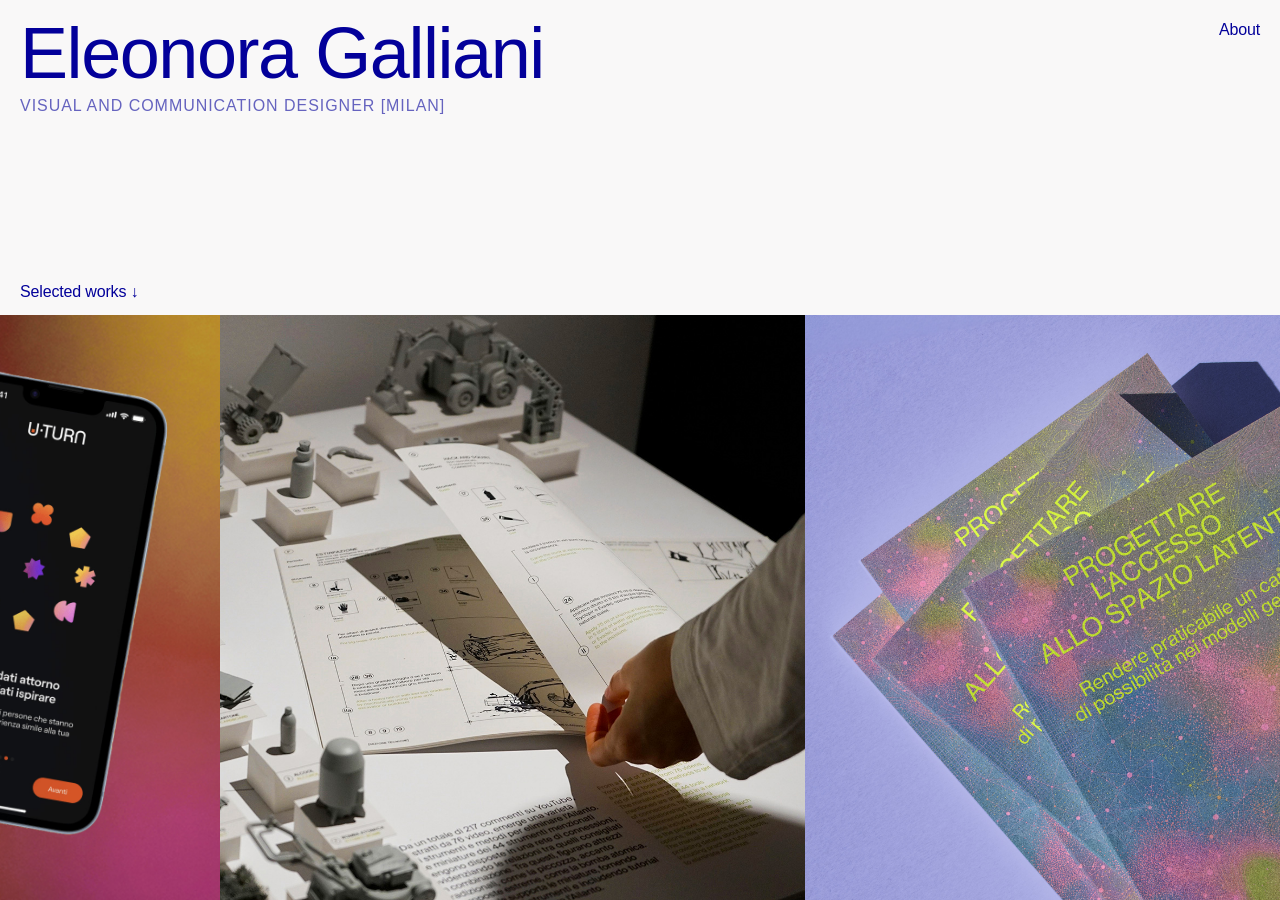
<file: index.html>
<!DOCTYPE html>
<html lang="it">
<head>
  <meta charset="UTF-8" />
  <meta name="viewport" content="width=device-width, initial-scale=1.0" />
  <title>Eleonora Galliani — Portfolio</title>

<link rel="icon" href="favicon.ico">

  <!-- Switzer (Fontshare) -->
  <link rel="preconnect" href="https://fonts.cdnfonts.com" />
  <link href="https://fonts.cdnfonts.com/css/switzer" rel="stylesheet" />

  <link rel="stylesheet" href="css/global.css" />
  <link rel="stylesheet" href="css/home.css" />

  <!-- Faster first click -->
  <link rel="prefetch" href="projects/project-1.html" />
  <link rel="prefetch" href="projects/project-2.html" />
  <link rel="prefetch" href="projects/project-3.html" />
  <link rel="prefetch" href="projects/project-4.html" />
  <link rel="prefetch" href="projects/project-5.html" />
  <link rel="prefetch" href="projects/project-6.html" />
  <link rel="prefetch" href="projects/project-8.html" />
  <link rel="prefetch" href="projects/project-9.html" />
  <link rel="prefetch" href="projects/project-10.html" />
  <link rel="prefetch" href="projects/project-11.html" />

</head>

<body class="home">

  <header class="site-header reveal">
  <nav class="site-nav">
    <div class="site-left">
      <a class="site-name" href="index.html">Eleonora Galliani</a>
      <a class="site-projects" href="index.html" data-exit="home">← All projects</a>
    </div>
    <a class="site-about" href="about.html">About</a>
  </nav>
</header>


  <main class="home-main">

    <section class="hero">
      <h1 class="hero-title reveal" style="--delay:0ms">Eleonora Galliani</h1>
      <p class="hero-subtitle reveal" style="--delay:80ms">Visual and Communication designer [Milan]</p>
    </section>

    <div class="rail-header">
      <span class="rail-title reveal" style="--delay:160ms">Selected works ↓</span>
    </div>

    <section class="rail" aria-label="Progetti">
      <div class="rail-track">

        <!-- PROJECT 1-->
        <a class="card"
           href="projects/project-1.html"
           style="--hover-bg: var(--p1-bg); --hover-text: var(--p1-text); --hover-muted: var(--p1-muted);">

          <div class="card-media">
            <img src="assets/covers/cover-1.jpg"/>
            <div class="card-hover">
              <span class="card-title">Tree of Heaven or Hell?</span>
              <span class="card-meta">Data Visualization [2024]</span>
            </div>
          </div>
        </a>

        <!-- PROJECT 11-->
        <a class="card"
           href="projects/project-11.html"
           style="--hover-bg: var(--p11-bg); --hover-text: var(--p11-text); --hover-muted: var(--p11-muted);">

          <div class="card-media">
            <img src="assets/covers/cover-11.jpg"/>
            <div class="card-hover">
              <span class="card-title">Progettare l'accesso <br />allo spazio latente</span>
              <span class="card-meta">Master thesis [2026]</span>
            </div>
          </div>
        </a>

        <!-- PROJECT 2-->
        <a class="card"
           href="projects/project-2.html"
           style="--hover-bg: var(--p2-bg); --hover-text: var(--p2-text); --hover-muted: var(--p2-muted);">

          <div class="card-media">
            <img src="assets/covers/cover-2.jpg">
            <div class="card-hover">
              <span class="card-title">Scintille</span>
              <span class="card-meta">Editorial project [2024]</span>
            </div>
          </div>
        </a>

        <!-- PROJECT 3-->
        <a class="card"
           href="projects/project-3.html"
           style="--hover-bg: var(--p3-bg); --hover-text: var(--p3-text); --hover-muted: var(--p3-muted);">

          <div class="card-media">
            <img src="assets/covers/cover-3.jpg">
            <div class="card-hover">
              <span class="card-title">Lost&found</span>
              <span class="card-meta">Service design, communication campaign [2023]</span>
            </div>
          </div>
        </a>
        
        <!-- PROJECT 4-->
        <a class="card"
           href="projects/project-4.html"
           style="--hover-bg: var(--p4-bg); --hover-text: var(--p4-text); --hover-muted: var(--p4-muted);">

          <div class="card-media">
            <img src="assets/covers/cover-4.jpg">
            <div class="card-hover">
              <span class="card-title">TEDxCourmayeur</span>
              <span class="card-meta">brand identity [2023]</span>
            </div>
          </div>
        </a>

        <!-- PROJECT 5-->
        <a class="card"
           href="projects/project-5.html"
           style="--hover-bg: var(--p5-bg); --hover-text: var(--p5-text); --hover-muted: var(--p5-muted);">

          <div class="card-media">
            <img src="assets/covers/cover-5.jpg">
            <div class="card-hover">
              <span class="card-title">Gen—Zine</span>
              <span class="card-meta">Art direction [2024]</span>
            </div>
          </div>
        </a>

        <!-- PROJECT 6-->
        <a class="card"
           href="projects/project-6.html"
           style="--hover-bg: var(--p6-bg); --hover-text: var(--p6-text); --hover-muted: var(--p6-muted);">

          <div class="card-media">
            <img src="assets/covers/cover-6.jpg">
            <div class="card-hover">
              <span class="card-title">.img: The Persistence of Ephemeral</span>
              <span class="card-meta">editorial project [2024]</span>
            </div>
          </div>
        </a>

        <!-- PROJECT 7-->
  
        <!-- PROJECT 8-->
        <a class="card"
           href="projects/project-8.html"
           style="--hover-bg: var(--p8-bg); --hover-text: var(--p8-text); --hover-muted: var(--p8-muted);">

          <div class="card-media">
            <img src="assets/covers/cover-8.jpg">
            <div class="card-hover">
              <span class="card-title">The Endless Coffee</span>
              <span class="card-meta">3D Motion [2022]</span>
            </div>
          </div>
        </a>

        <!-- PROJECT 9-->
        <a class="card"
           href="projects/project-9.html"
           style="--hover-bg: var(--p9-bg); --hover-text: var(--p9-text); --hover-muted: var(--p9-muted);">

          <div class="card-media">
            <img src="assets/covers/cover-9.jpg">
            <div class="card-hover">
              <span class="card-title">A Occhio Nudo</span>
              <span class="card-meta">Editorial project [2022]</span>
            </div>
          </div>
        </a>

        <!-- PROJECT 10-->
        <a class="card"
           href="projects/project-10.html"
           style="--hover-bg: var(--p10-bg); --hover-text: var(--p10-text); --hover-muted: var(--p10-muted);">

          <div class="card-media">
            <img src="assets/covers/cover-10.jpg">
            <div class="card-hover">
              <span class="card-title">U-TURN</span>
              <span class="card-meta">UX UI design [2024]</span>
            </div>
          </div>
        </a>




      </div>
    </section>
  </main>

  <div id="card-transition" aria-hidden="true"></div>

  <script src="js/home.js"></script>
</body>
</html>
</file>
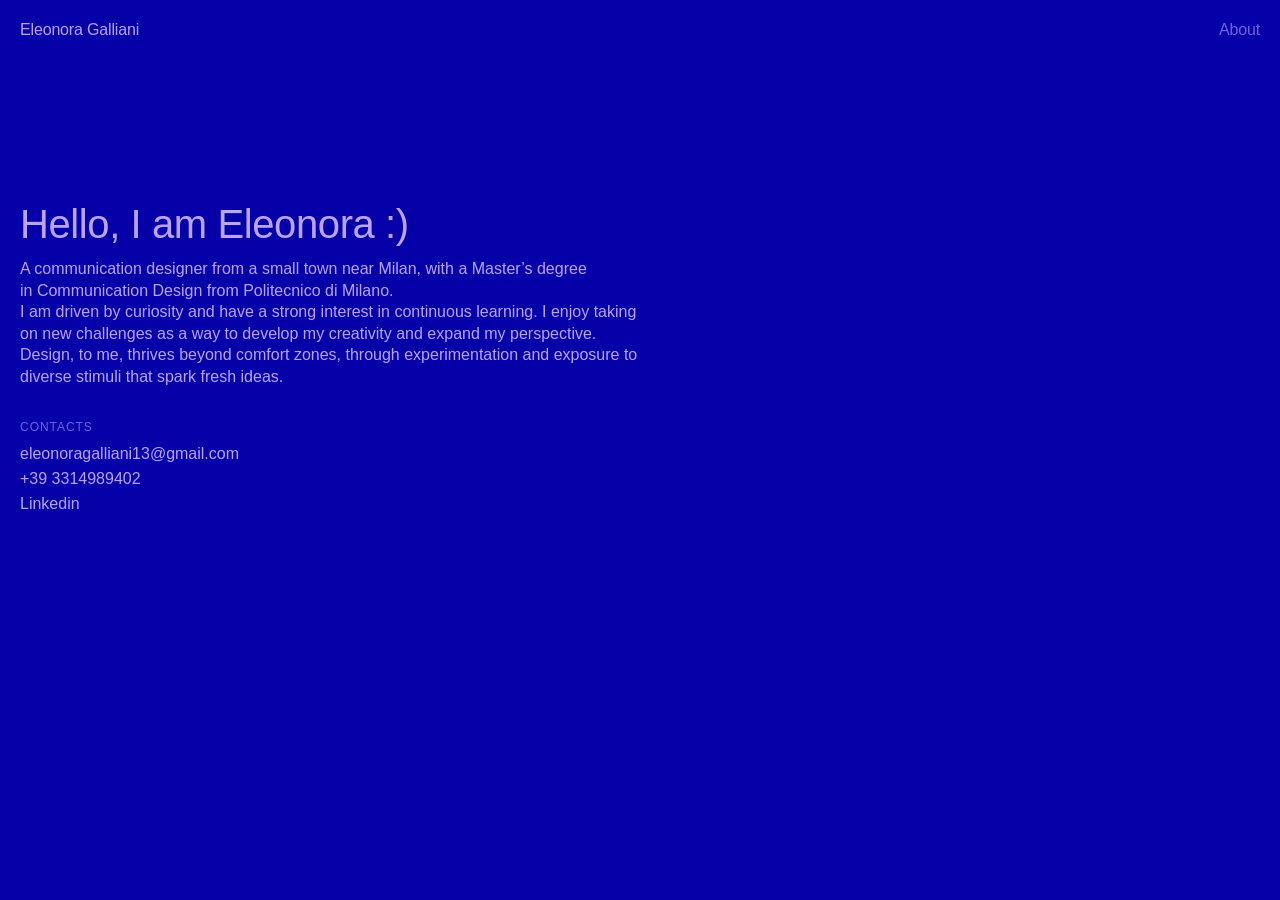
<file: about.html>
<!DOCTYPE html>
<html lang="it">
<head>
  <meta charset="UTF-8" />
  <meta name="viewport" content="width=device-width, initial-scale=1.0" />
  <title>About — Eleonora Galliani</title>

<link rel="icon" href="favicon.ico">

  <!-- Switzer (Fontshare) -->
  <link rel="preconnect" href="https://fonts.cdnfonts.com" />
  <link href="https://fonts.cdnfonts.com/css/switzer" rel="stylesheet" />

  <link rel="stylesheet" href="css/global.css" />
  <link rel="stylesheet" href="css/about.css" />
</head>

<body class="about">


<header class="site-header reveal">
  <nav class="site-nav">
    <div class="site-left">
      <a class="site-name" href="index.html">Eleonora Galliani</a>
      <a class="site-projects" href="index.html" data-exit="home">← All projects</a>
    </div>
    <a class="site-about is-muted" href="about.html">About</a>
  </nav>
</header>

  <main class="about page">
    <div class="about-content">
      <h1 class="about-title reveal" style="--delay:0ms">Hello, I am Eleonora :)</h1>
      <p class="about-text reveal" style="--delay:80ms">
A communication designer from a small town near Milan, with a Master’s degree <br />in Communication Design from Politecnico di Milano.
<br />I am driven by curiosity and have a strong interest in continuous learning. I enjoy taking on new challenges as a way to develop my creativity and expand my perspective.
<br />Design, to me, thrives beyond comfort zones, through experimentation and exposure to diverse stimuli that spark fresh ideas.
      </p>
      

<section class="contacts">
  <p class="contacts-label reveal" style="--delay:120ms">CONTACTS</p>

  <ul class="contacts-list">
    <li class="reveal" style="--delay:160ms">
      <a href="mailto:eleonoragalliani13@gmail.com">eleonoragalliani13@gmail.com</a>
    </li>

    <li class="reveal" style="--delay:200ms">
      <a href="tel:+393314989402">+39 3314989402</a>
    </li>

    <li class="reveal" style="--delay:240ms">
      <a href="https://www.linkedin.com/in/eleonora-galliani" target="_blank" rel="noopener">Linkedin</a>
    </li>
  </ul>
</section>



    </div>
  </main>

  <script src="js/about.js"></script>

</body>
</html>
</file>
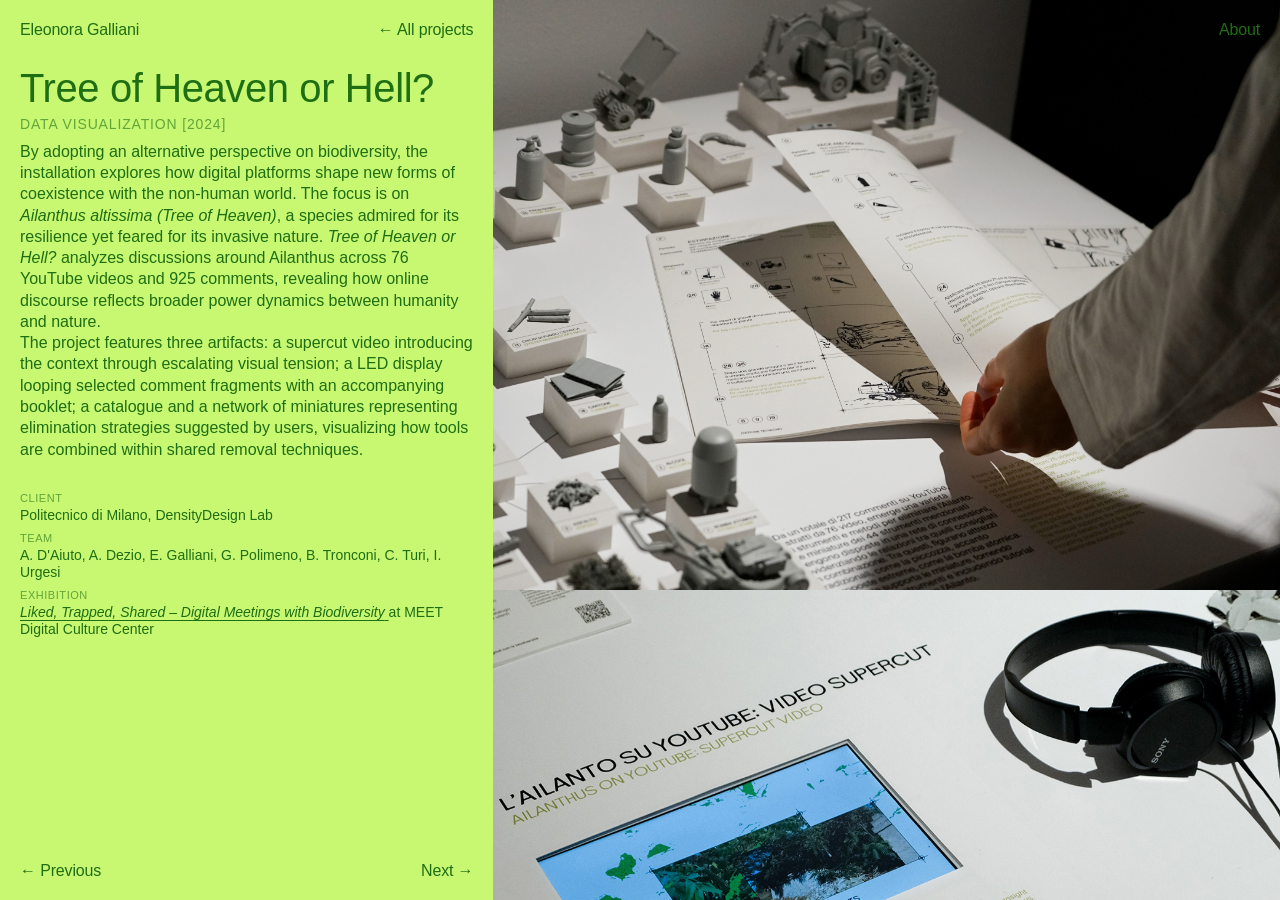
<file: projects/project-1.html>
<!DOCTYPE html>
<html lang="it">
<head>
  <meta charset="UTF-8" />
  <meta name="viewport" content="width=device-width, initial-scale=1.0" />
  <title>Tree of Heaven or Hell? — Eleonora Galliani</title>

<link rel="icon" href="../favicon.ico">

  <!-- Switzer (Fontshare) -->
  <link rel="preconnect" href="https://fonts.cdnfonts.com" />
  <link href="https://fonts.cdnfonts.com/css/switzer" rel="stylesheet" />

  <link rel="stylesheet" href="../css/global.css" />
  <link rel="stylesheet" href="../css/project.css" />
</head>

<body class="theme-project theme-project-1">

<header class="site-header reveal">
  <nav class="site-nav">
    <div class="site-left">
      <a class="site-name" href="../index.html">Eleonora Galliani</a>
      <a class="site-projects" href="../index.html" data-exit="home">← All projects</a>
    </div>
    <a class="site-about" href="../about.html">About</a>
  </nav>
</header>


  <main class="project page">
    <div class="project-layout">

      <aside class="info" aria-label="Informazioni progetto">
        <h1 class="title reveal" style="--delay:0ms">Tree of Heaven or Hell?</h1>
        <p class="meta reveal" style="--delay:80ms">Data Visualization [2024]</p>

        <p class="desc reveal" style="--delay:160ms">
          By adopting an alternative perspective on biodiversity, the installation explores how digital platforms shape new forms of coexistence with the non-human world. The focus is on <em>Ailanthus altissima (Tree of Heaven)</em>, a species admired for its resilience yet feared for its invasive nature.
          <em>Tree of Heaven or Hell?</em> analyzes discussions around Ailanthus across 76 YouTube videos and 925 comments, revealing how online discourse reflects broader power dynamics between humanity and nature.
          <br />
          The project features three artifacts: a supercut video introducing the context through escalating visual tension; a LED display looping selected comment fragments with an accompanying booklet; a catalogue and a network of miniatures representing elimination strategies suggested by users, visualizing how tools are combined within shared removal techniques.
        </p>

        <dl class="details">
          <div>
            <dt class="reveal" style="--delay:240ms">Client</dt>
            <dd class="reveal" style="--delay:280ms">Politecnico di Milano, DensityDesign Lab</dd>
          </div>
          <div>
            <dt class="reveal" style="--delay:320ms">Team</dt>
            <dd class="reveal" style="--delay:360ms">A. D'Aiuto, A. Dezio, E. Galliani, G. Polimeno, B. Tronconi, C. Turi, I. Urgesi</dd>
          </div>
          <div>
            <dt class="reveal" style="--delay:400ms">Exhibition</dt>
            <dd class="reveal" style="--delay:440ms">
              <a href="https://liked-trapped-shared.densitydesign.org/it/projects/ailanthus" target="_blank" rel="noreferrer">
                <em>Liked, Trapped, Shared – Digital Meetings with Biodiversity</em>
              </a>
              at MEET Digital Culture Center
            </dd>
          </div>
        </dl>
      </aside>

      <section class="media" aria-label="Gallery progetto">
        <img class="media-item" src="../assets/projects/project-1/01.jpg" alt="" />
        <img class="media-item" src="../assets/projects/project-1/02.jpg" alt="" />
        <img class="media-item" src="../assets/projects/project-1/03.gif" alt="" />
        <img class="media-item" src="../assets/projects/project-1/04.jpg" alt="" />
        <img class="media-item" src="../assets/projects/project-1/05.gif" alt="" />
        <img class="media-item" src="../assets/projects/project-1/06.jpg" alt="" />
        <img class="media-item" src="../assets/projects/project-1/07.jpg" alt="" />
        <img class="media-item" src="../assets/projects/project-1/08.gif" alt="" />
        <img class="media-item" src="../assets/projects/project-1/09.jpg" alt="" />
        <img class="media-item" src="../assets/projects/project-1/10.jpg" alt="" />
      </section>

      <nav class="project-nav">
        <div class="project-nav-inner reveal" style="--delay:480ms">
          <a href="project-10.html" class="project-prev">← Previous</a>
          <a href="project-11.html" class="project-next">Next →</a>
        </div>
</nav>


    </div>
  </main>

  <script src="../js/project.js"></script>
</body>
</html>
</file>
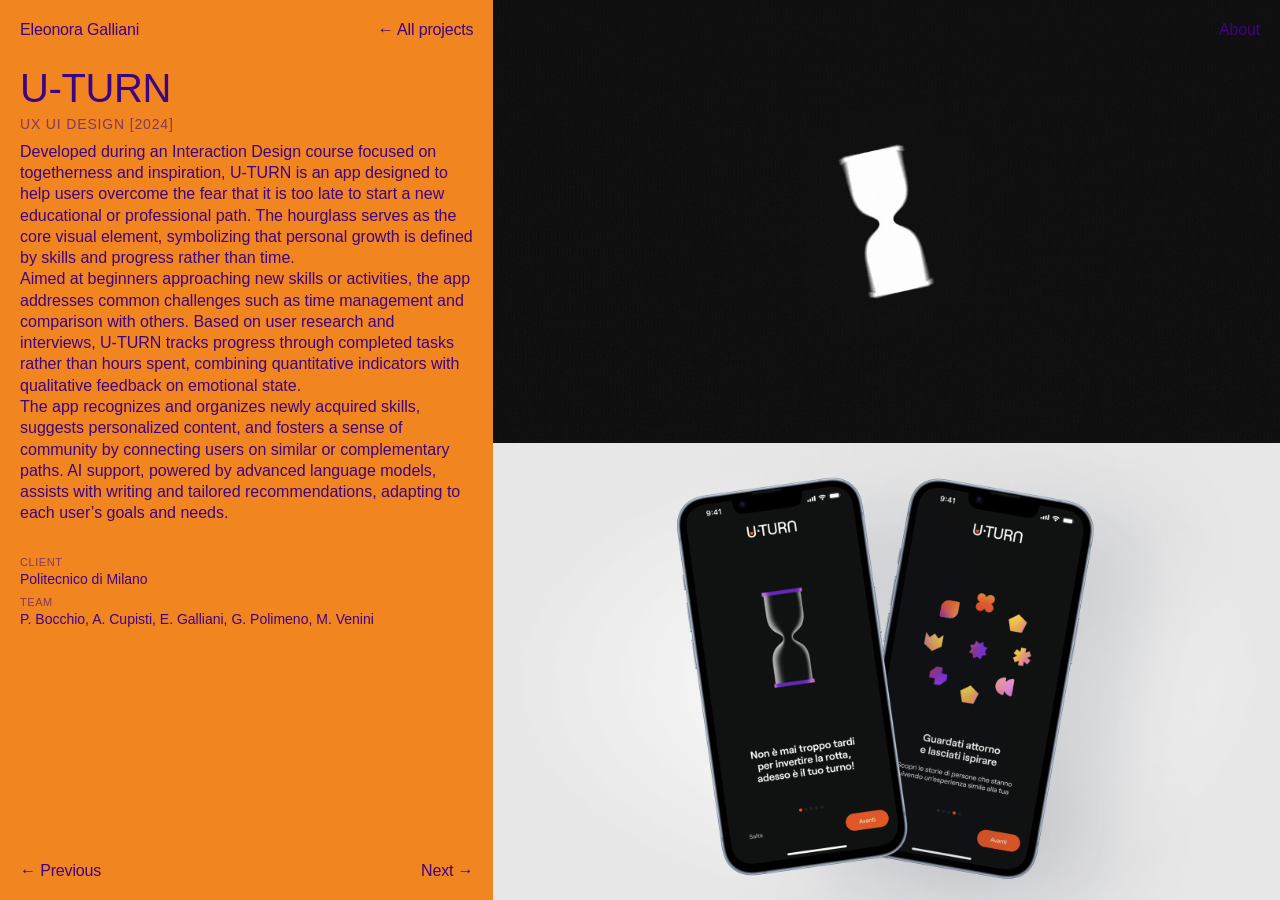
<file: projects/project-10.html>
<!DOCTYPE html>
<html lang="it">
<head>
  <meta charset="UTF-8" />
  <meta name="viewport" content="width=device-width, initial-scale=1.0" />
  <title>U-TURN — Eleonora Galliani</title>

  <link rel="icon" href="../favicon.ico">
  
  <!-- Switzer (Fontshare) -->
  <link rel="preconnect" href="https://fonts.cdnfonts.com" />
  <link href="https://fonts.cdnfonts.com/css/switzer" rel="stylesheet" />

  <link rel="stylesheet" href="../css/global.css" />
  <link rel="stylesheet" href="../css/project.css" />
</head>

<body class="theme-project theme-project-10">

<header class="site-header reveal">
  <nav class="site-nav">
    <div class="site-left">
      <a class="site-name" href="../index.html">Eleonora Galliani</a>
      <a class="site-projects" href="../index.html" data-exit="home">← All projects</a>
    </div>
    <a class="site-about" href="../about.html">About</a>
  </nav>
</header>


  <main class="project page">
    <div class="project-layout">

      <aside class="info" aria-label="Informazioni progetto">
        <h1 class="title reveal" style="--delay:0ms">U-TURN</h1>
        <p class="meta reveal" style="--delay:80ms">UX UI design [2024]</p>

        <p class="desc reveal" style="--delay:160ms">
          Developed during an Interaction Design course focused on togetherness and inspiration, U-TURN is an app designed to help users overcome the fear that it is too late to start a new educational or professional path. The hourglass serves as the core visual element, symbolizing that personal growth is defined by skills and progress rather than time.

<br />Aimed at beginners approaching new skills or activities, the app addresses common challenges such as time management and comparison with others. Based on user research and interviews, U-TURN  tracks progress through completed tasks rather than hours spent, combining quantitative indicators with qualitative feedback on emotional state.

<br />The app recognizes and organizes newly acquired skills, suggests personalized content, and fosters a sense of community by connecting users on similar or complementary paths. AI support, powered by advanced language models, assists with writing and tailored recommendations, adapting to each user’s goals and needs.
          
        </p>

        <dl class="details">
          <div>
            <dt class="reveal" style="--delay:240ms">Client</dt>
            <dd class="reveal" style="--delay:280ms">Politecnico di Milano</dd>
          </div>
          <div>
            <dt class="reveal" style="--delay:320ms">Team</dt>
            <dd class="reveal" style="--delay:360ms">P. Bocchio, A. Cupisti, E. Galliani, G. Polimeno, M. Venini</dd>
          </div>
        </dl>
      </aside>

      <section class="media" aria-label="Gallery progetto">
        <img class="media-item" src="../assets/projects/project-10/01.gif"/>
        <img class="media-item" src="../assets/projects/project-10/02.png"/>
        <div class="media-item video">
          <iframe
            title="vimeo-player"
            src="https://player.vimeo.com/video/1022148620?h=4b15ba7cc1"
            referrerpolicy="strict-origin-when-cross-origin"
            allow="autoplay; fullscreen; picture-in-picture"
            allowfullscreen>
          </iframe>
        </div>
        <img class="media-item" src="../assets/projects/project-10/03.png"/>
        <img class="media-item" src="../assets/projects/project-10/04.gif"/>
        <img class="media-item" src="../assets/projects/project-10/05.jpg"/>
        <img class="media-item" src="../assets/projects/project-10/07.png"/>
      </section>

      <nav class="project-nav">
        <div class="project-nav-inner reveal" style="--delay:480ms">
          <a href="project-9.html" class="project-prev">← Previous</a>
          <a href="project-1.html" class="project-next">Next →</a>
        </div>
</nav>


    </div>
  </main>

  <script src="../js/project.js"></script>
</body>
</html>
</file>
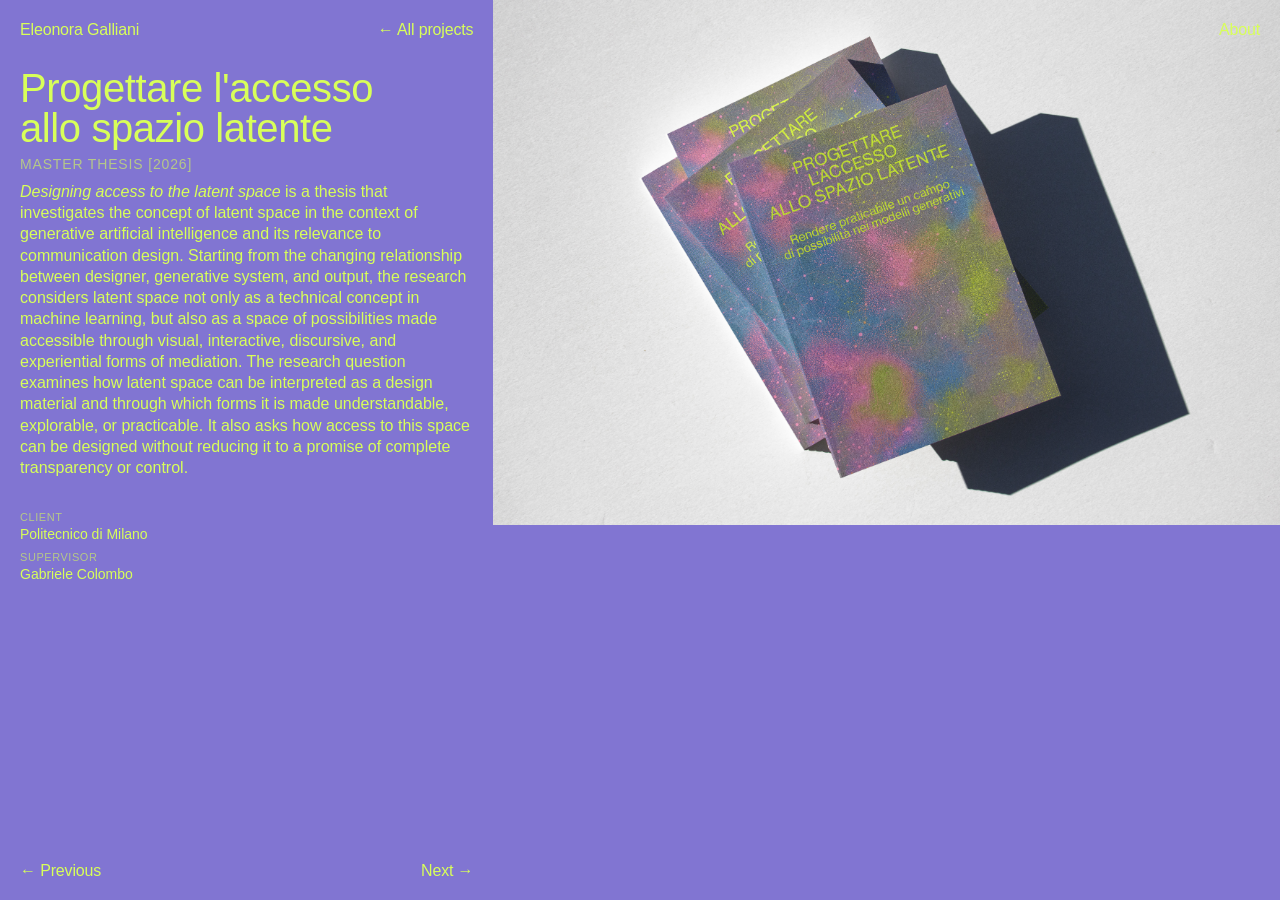
<file: projects/project-11.html>
<!DOCTYPE html>
<html lang="it">
<head>
  <meta charset="UTF-8" />
  <meta name="viewport" content="width=device-width, initial-scale=1.0" />
  <title>Latent space — Eleonora Galliani</title>

  <link rel="icon" href="../favicon.ico">
  
  <!-- Switzer (Fontshare) -->
  <link rel="preconnect" href="https://fonts.cdnfonts.com" />
  <link href="https://fonts.cdnfonts.com/css/switzer" rel="stylesheet" />

  <link rel="stylesheet" href="../css/global.css" />
  <link rel="stylesheet" href="../css/project.css" />
</head>

<body class="theme-project theme-project-11">

<header class="site-header reveal">
  <nav class="site-nav">
    <div class="site-left">
      <a class="site-name" href="../index.html">Eleonora Galliani</a>
      <a class="site-projects" href="../index.html" data-exit="home">← All projects</a>
    </div>
    <a class="site-about" href="../about.html">About</a>
  </nav>
</header>


  <main class="project page">
    <div class="project-layout">

      <aside class="info" aria-label="Informazioni progetto">
        <h1 class="title reveal" style="--delay:0ms">Progettare l'accesso <br />allo spazio latente</h1>
        <p class="meta reveal" style="--delay:80ms">Master thesis [2026]</p>

        <p class="desc reveal" style="--delay:160ms">
          <em>Designing access to the latent space</em> is a thesis that investigates the concept of latent space in the context of generative artificial
intelligence and its relevance to communication design. Starting from the changing
relationship between designer, generative system, and output, the research considers latent
space not only as a technical concept in machine learning, but also as a space of
possibilities made accessible through visual, interactive, discursive, and experiential forms of
mediation.
The research question examines how latent space can be interpreted as a design material
and through which forms it is made understandable, explorable, or practicable. It also asks
how access to this space can be designed without reducing it to a promise of complete
transparency or control.
          
        </p>

        <dl class="details">
          <div>
            <dt class="reveal" style="--delay:240ms">Client</dt>
            <dd class="reveal" style="--delay:280ms">Politecnico di Milano</dd>
          </div>
          <div>
            <dt class="reveal" style="--delay:320ms">Supervisor</dt>
            <dd class="reveal" style="--delay:360ms">Gabriele Colombo</dd>
          </div>
        </dl>
      </aside>

      <section class="media" aria-label="Gallery progetto">
        <img class="media-item" src="../assets/projects/project-11/01.jpg"/>
          <video
          autoplay
          loop
          muted
          playsinline
          preload="metadata"
          >
          <source src="../assets/projects/project-11/02.mp4" type="video/mp4">
        </video>
        <img class="media-item" src="../assets/projects/project-11/03.jpg"/>

      </section>

      <nav class="project-nav">
        <div class="project-nav-inner reveal" style="--delay:480ms">
          <a href="project-1.html" class="project-prev">← Previous</a>
          <a href="project-2.html" class="project-next">Next →</a>
        </div>
</nav>


    </div>
  </main>

  <script src="../js/project.js"></script>
</body>
</html>
</file>
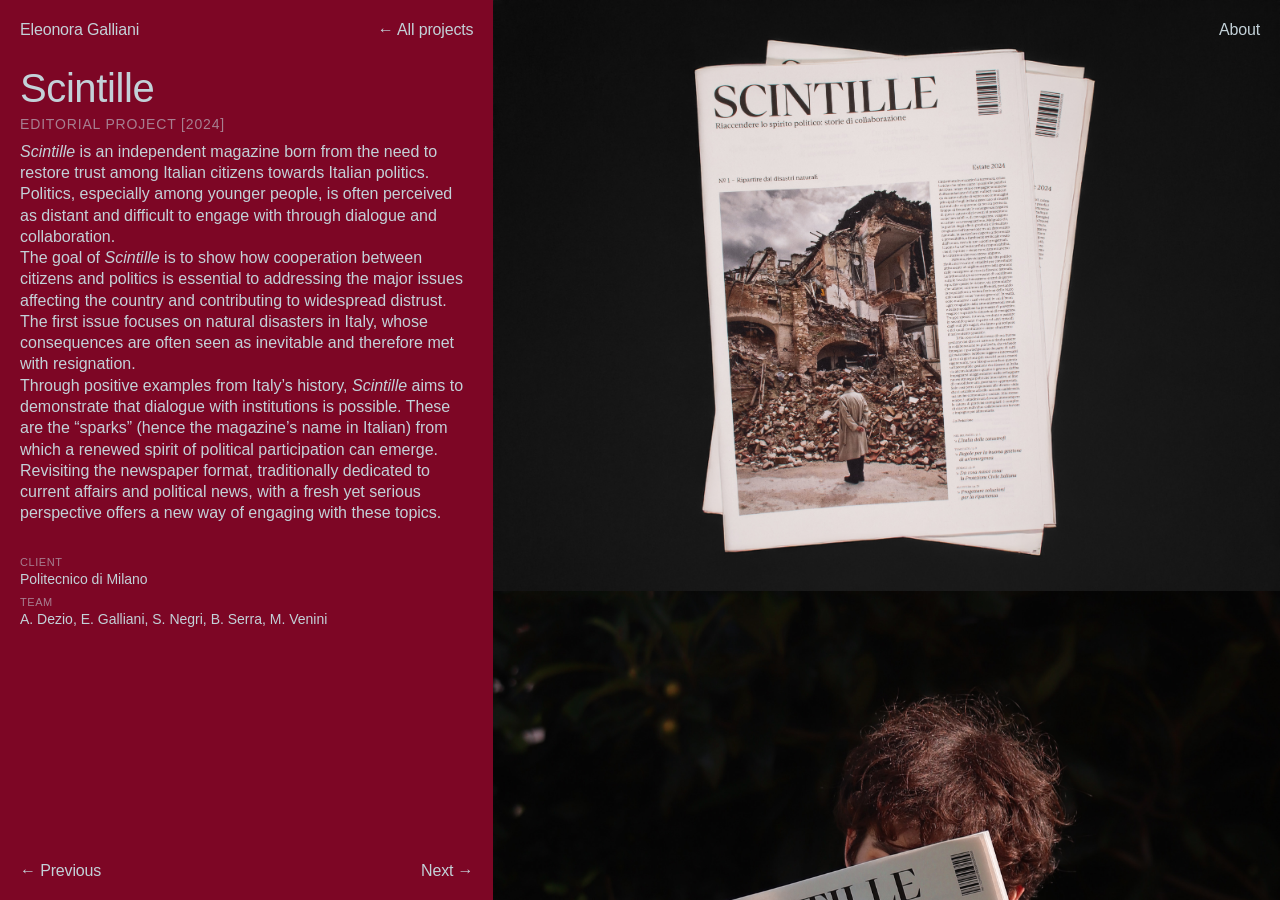
<file: projects/project-2.html>
<!DOCTYPE html>
<html lang="it">
<head>
  <meta charset="UTF-8" />
  <meta name="viewport" content="width=device-width, initial-scale=1.0" />
  <title>Scintille — Eleonora Galliani</title>

<link rel="icon" href="../favicon.ico">

  <!-- Switzer (Fontshare) -->
  <link rel="preconnect" href="https://fonts.cdnfonts.com" />
  <link href="https://fonts.cdnfonts.com/css/switzer" rel="stylesheet" />

  <link rel="stylesheet" href="../css/global.css" />
  <link rel="stylesheet" href="../css/project.css" />
</head>

<body class="theme-project theme-project-2">

<header class="site-header reveal">
  <nav class="site-nav">
    <div class="site-left">
      <a class="site-name" href="../index.html">Eleonora Galliani</a>
      <a class="site-projects" href="../index.html" data-exit="home">← All projects</a>
    </div>
    <a class="site-about" href="../about.html">About</a>
  </nav>
</header>


  <main class="project page">
    <div class="project-layout">

      <aside class="info" aria-label="Informazioni progetto">
        <h1 class="title reveal" style="--delay:0ms">Scintille</h1>
        <p class="meta reveal" style="--delay:80ms">Editorial project [2024]</p>

        <p class="desc reveal" style="--delay:160ms">
<em>Scintille</em> is an independent magazine born from the need to restore trust among Italian citizens towards Italian politics. Politics, especially among younger people, is often perceived as distant and difficult to engage with through dialogue and collaboration.
<br />The goal of <em>Scintille</em> is to show how cooperation between citizens and politics is essential to addressing the major issues affecting the country and contributing to widespread distrust. The first issue focuses on natural disasters in Italy, whose consequences are often seen as inevitable and therefore met with resignation.
<br />Through positive examples from Italy’s history, <em>Scintille</em> aims to demonstrate that dialogue with institutions is possible. These are the “sparks” (hence the magazine’s name in Italian) from which a renewed spirit of political participation can emerge. Revisiting the newspaper format, traditionally dedicated to current affairs and political news, with a fresh yet serious perspective offers a new way of engaging with these topics.
        </p>

        <dl class="details">
          <div>
            <dt class="reveal" style="--delay:240ms">Client</dt>
            <dd class="reveal" style="--delay:280ms">Politecnico di Milano</dd>
          </div>
          <div>
            <dt class="reveal" style="--delay:320ms">Team</dt>
            <dd class="reveal" style="--delay:360ms">A. Dezio, E. Galliani, S. Negri, B. Serra, M. Venini</dd>
          </div>
        
        </dl>
      </aside>

      <section class="media" aria-label="Gallery progetto">
        <img class="media-item" src="../assets/projects/project-2/01.jpg"/>
        <img class="media-item" src="../assets/projects/project-2/03.jpg"/>
        <img class="media-item" src="../assets/projects/project-2/04.gif"/>
        <img class="media-item" src="../assets/projects/project-2/05.jpg"/>
        <img class="media-item" src="../assets/projects/project-2/02.jpg"/>
        <img class="media-item" src="../assets/projects/project-2/06.jpg"/>
        <img class="media-item" src="../assets/projects/project-2/07.jpg"/>
        <img class="media-item" src="../assets/projects/project-2/09.jpg"/>
      </section>

      <nav class="project-nav">
        <div class="project-nav-inner reveal" style="--delay:400ms">
          <a href="project-11.html" class="project-prev">← Previous</a>
          <a href="project-3.html" class="project-next">Next →</a>
        </div>
</nav>


    </div>
  </main>

  <script src="../js/project.js"></script>
</body>
</html>
</file>
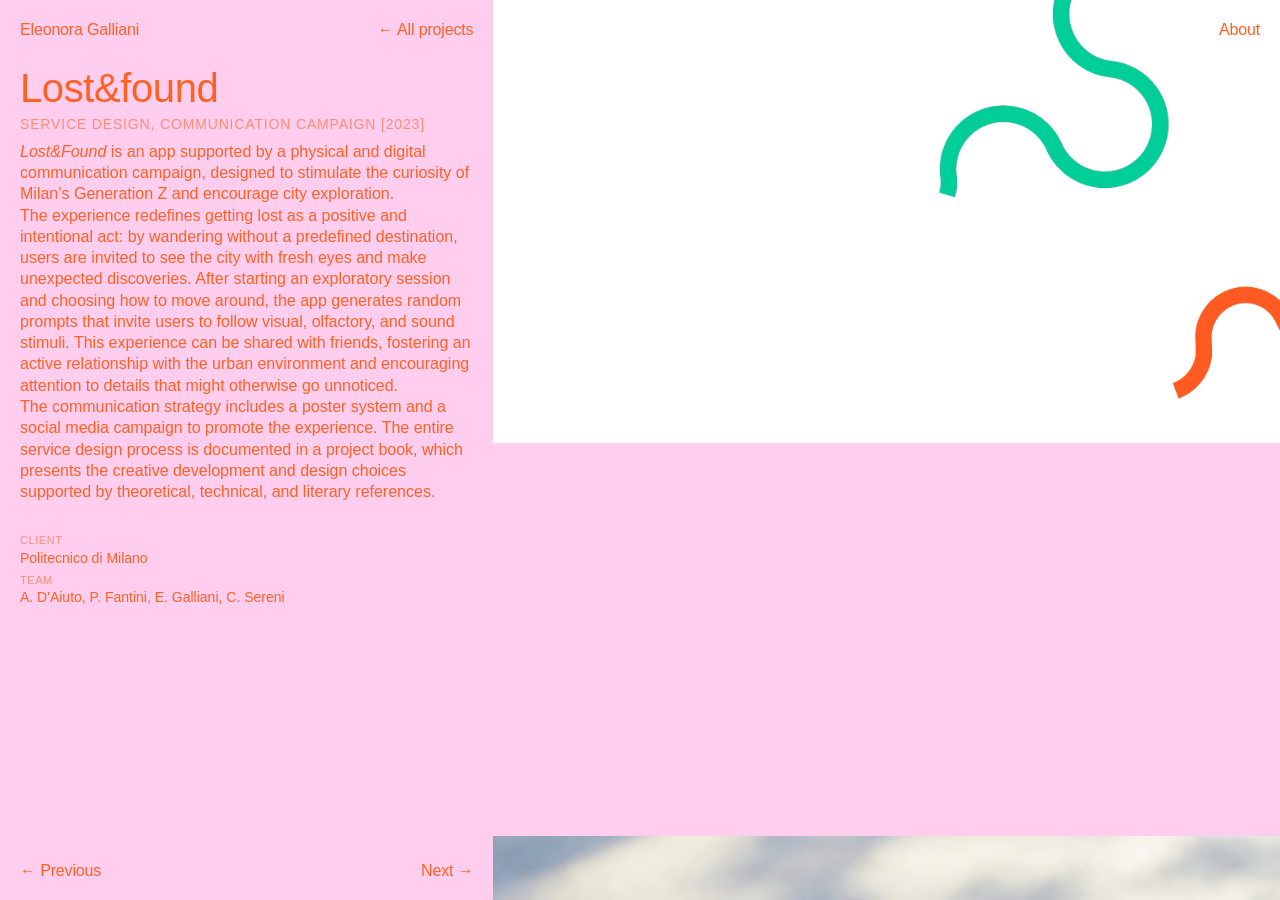
<file: projects/project-3.html>
<!DOCTYPE html>
<html lang="it">
<head>
  <meta charset="UTF-8" />
  <meta name="viewport" content="width=device-width, initial-scale=1.0" />
  <title>Lost&found — Eleonora Galliani</title>

  <link rel="icon" href="../favicon.ico">
  
  <!-- Switzer (Fontshare) -->
  <link rel="preconnect" href="https://fonts.cdnfonts.com" />
  <link href="https://fonts.cdnfonts.com/css/switzer" rel="stylesheet" />

  <link rel="stylesheet" href="../css/global.css" />
  <link rel="stylesheet" href="../css/project.css" />
</head>

<body class="theme-project theme-project-3">

<header class="site-header reveal">
  <nav class="site-nav">
    <div class="site-left">
      <a class="site-name" href="../index.html">Eleonora Galliani</a>
      <a class="site-projects" href="../index.html" data-exit="home">← All projects</a>
    </div>
    <a class="site-about" href="../about.html">About</a>
  </nav>
</header>


  <main class="project page">
    <div class="project-layout">

      <aside class="info" aria-label="Informazioni progetto">
        <h1 class="title reveal" style="--delay:0ms">Lost&found</h1>
        <p class="meta reveal" style="--delay:80ms">Service design, communication campaign [2023]</p>

        <p class="desc reveal" style="--delay:160ms">
<em>Lost&Found</em> is an app supported by a physical and digital communication campaign, designed to stimulate the curiosity of Milan’s Generation Z and encourage city exploration.<br />The experience redefines getting lost as a positive and intentional act: by wandering without a predefined destination, users are invited to see the city with fresh eyes and make unexpected discoveries. After starting an exploratory session and choosing how to move around, the app generates random prompts that invite users to follow visual, olfactory, and sound stimuli. This experience can be shared with friends, fostering an active relationship with the urban environment and encouraging attention to details that might otherwise go unnoticed.
<br />The communication strategy includes a poster system and a social media campaign to promote the experience. The entire service design process is documented in a project book, which presents the creative development and design choices supported by theoretical, technical, and literary references.
        </p>

        <dl class="details">
          <div>
            <dt class="reveal" style="--delay:240ms">Client</dt>
            <dd class="reveal" style="--delay:280ms">Politecnico di Milano</dd>
          </div>
          <div>
            <dt class="reveal" style="--delay:320ms">Team</dt>
            <dd class="reveal" style="--delay:360ms">A. D'Aiuto, P. Fantini, E. Galliani, C. Sereni</dd>
          </div>
          
        </dl>
      </aside>

      <section class="media" aria-label="Gallery progetto">
        <img class="media-item" src="../assets/projects/project-3/01.gif"/>
      

        <video
          autoplay
          loop
          muted
          playsinline
          preload="metadata"
          >
          <source src="../assets/projects/project-3/04.mp4" type="video/mp4">
        </video>

        <img class="media-item" src="../assets/projects/project-3/02.jpg"/>
        <img class="media-item" src="../assets/projects/project-3/03.jpg"/>
        <img class="media-item" src="../assets/projects/project-3/05.png"/>
        <img class="media-item" src="../assets/projects/project-3/07.jpg"/>
        <img class="media-item" src="../assets/projects/project-3/08.jpg"/>

      </section>

      <nav class="project-nav">
        <div class="project-nav-inner reveal" style="--delay:400ms">
          <a href="project-2.html" class="project-prev">← Previous</a>
          <a href="project-4.html" class="project-next">Next →</a>
        </div>
</nav>


    </div>
  </main>

  <script src="../js/project.js"></script>
</body>
</html>
</file>
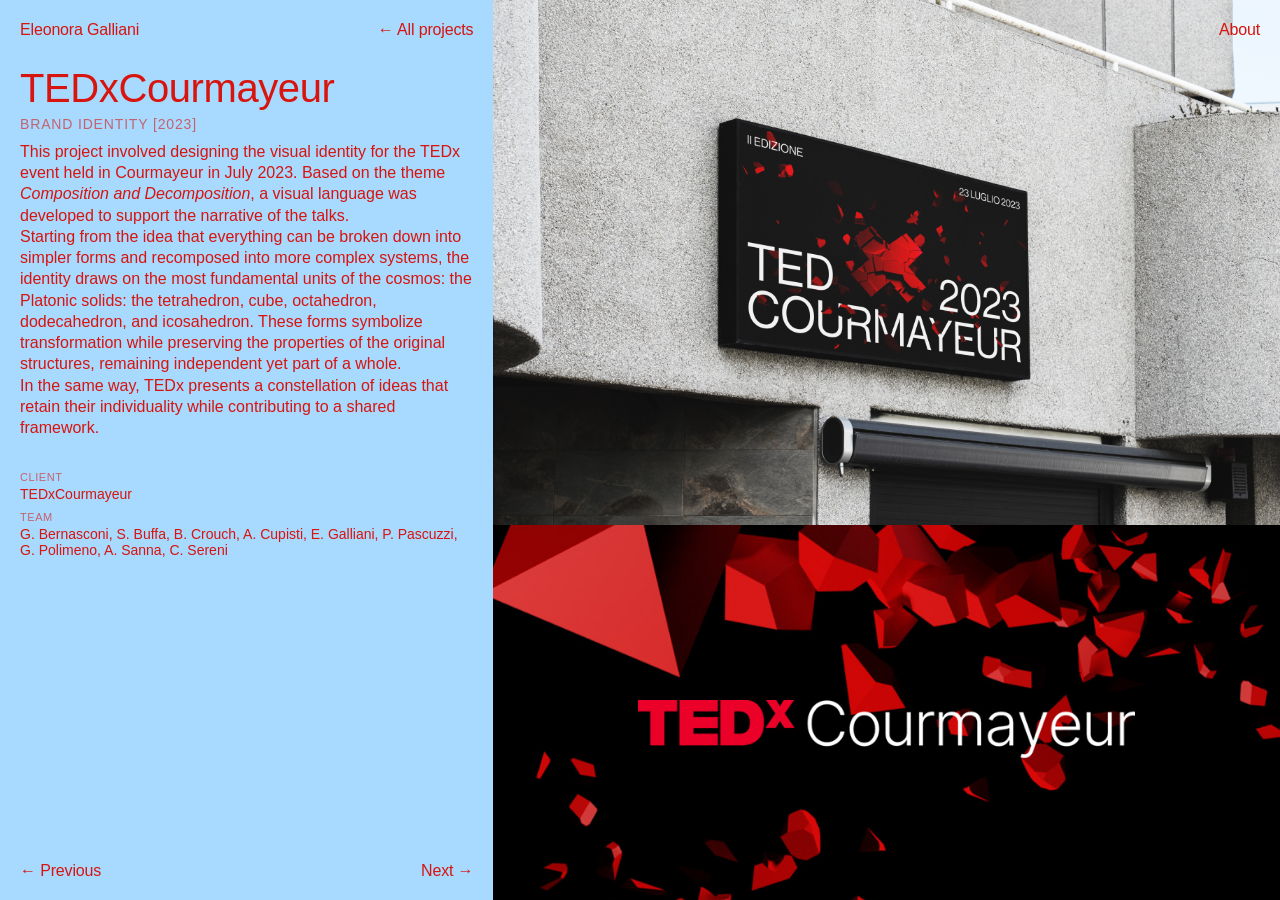
<file: projects/project-4.html>
<!DOCTYPE html>
<html lang="it">
<head>
  <meta charset="UTF-8" />
  <meta name="viewport" content="width=device-width, initial-scale=1.0" />
  <title>TEDxCourmayeur — Eleonora Galliani</title>

  <link rel="icon" href="../favicon.ico">
  
  <!-- Switzer (Fontshare) -->
  <link rel="preconnect" href="https://fonts.cdnfonts.com" />
  <link href="https://fonts.cdnfonts.com/css/switzer" rel="stylesheet" />

  <link rel="stylesheet" href="../css/global.css" />
  <link rel="stylesheet" href="../css/project.css" />
</head>

<body class="theme-project theme-project-4">

<header class="site-header reveal">
  <nav class="site-nav">
    <div class="site-left">
      <a class="site-name" href="../index.html">Eleonora Galliani</a>
      <a class="site-projects" href="../index.html" data-exit="home">← All projects</a>
    </div>
    <a class="site-about" href="../about.html">About</a>
  </nav>
</header>


  <main class="project page">
    <div class="project-layout">

      <aside class="info" aria-label="Informazioni progetto">
        <h1 class="title reveal" style="--delay:0ms">TEDxCourmayeur</h1>
        <p class="meta reveal" style="--delay:80ms">Brand identity [2023]</p>

        <p class="desc reveal" style="--delay:160ms">
This project involved designing the visual identity for the TEDx event held in Courmayeur in July 2023. Based on the theme <em>Composition and Decomposition</em>, a visual language was developed to support the narrative of the talks.
<br />Starting from the idea that everything can be broken down into simpler forms and recomposed into more complex systems, the identity draws on the most fundamental units of the cosmos: the Platonic solids: the tetrahedron, cube, octahedron, dodecahedron, and icosahedron. These forms symbolize transformation while preserving the properties of the original structures, remaining independent yet part of a whole.
<br />In the same way, TEDx presents a constellation of ideas that retain their individuality while contributing to a shared framework.
        
        </p>

        <dl class="details">
          <div>
            <dt class="reveal" style="--delay:240ms">Client</dt>
            <dd class="reveal" style="--delay:280ms">TEDxCourmayeur</dd>
          </div>
          <div>
            <dt class="reveal" style="--delay:320ms">Team</dt>
            <dd class="reveal" style="--delay:360ms">G. Bernasconi, S. Buffa, B. Crouch, A. Cupisti, E. Galliani, P. Pascuzzi,
              G. Polimeno, A. Sanna, C. Sereni</dd>
          </div>
         
        </dl>
      </aside>

      <section class="media" aria-label="Gallery progetto">
        <img class="media-item" src="../assets/projects/project-4/02.jpg"/>
        <img class="media-item" src="../assets/projects/project-4/01.jpg"/>
        <img class="media-item" src="../assets/projects/project-4/03.jpg"/>
        <img class="media-item" src="../assets/projects/project-4/07.jpg"/>
        <img class="media-item" src="../assets/projects/project-4/09.jpg"/>
        <img class="media-item" src="../assets/projects/project-4/04.jpg"/>
        <img class="media-item" src="../assets/projects/project-4/06.jpg"/>
        <img class="media-item" src="../assets/projects/project-4/05.jpg"/>
        <img class="media-item" src="../assets/projects/project-4/08.jpg"/>

      </section>

      <nav class="project-nav">
        <div class="project-nav-inner reveal" style="--delay:400ms">
          <a href="project-3.html" class="project-prev">← Previous</a>
          <a href="project-5.html" class="project-next">Next →</a>
        </div>
</nav>


    </div>
  </main>

  <script src="../js/project.js"></script>
</body>
</html>
</file>
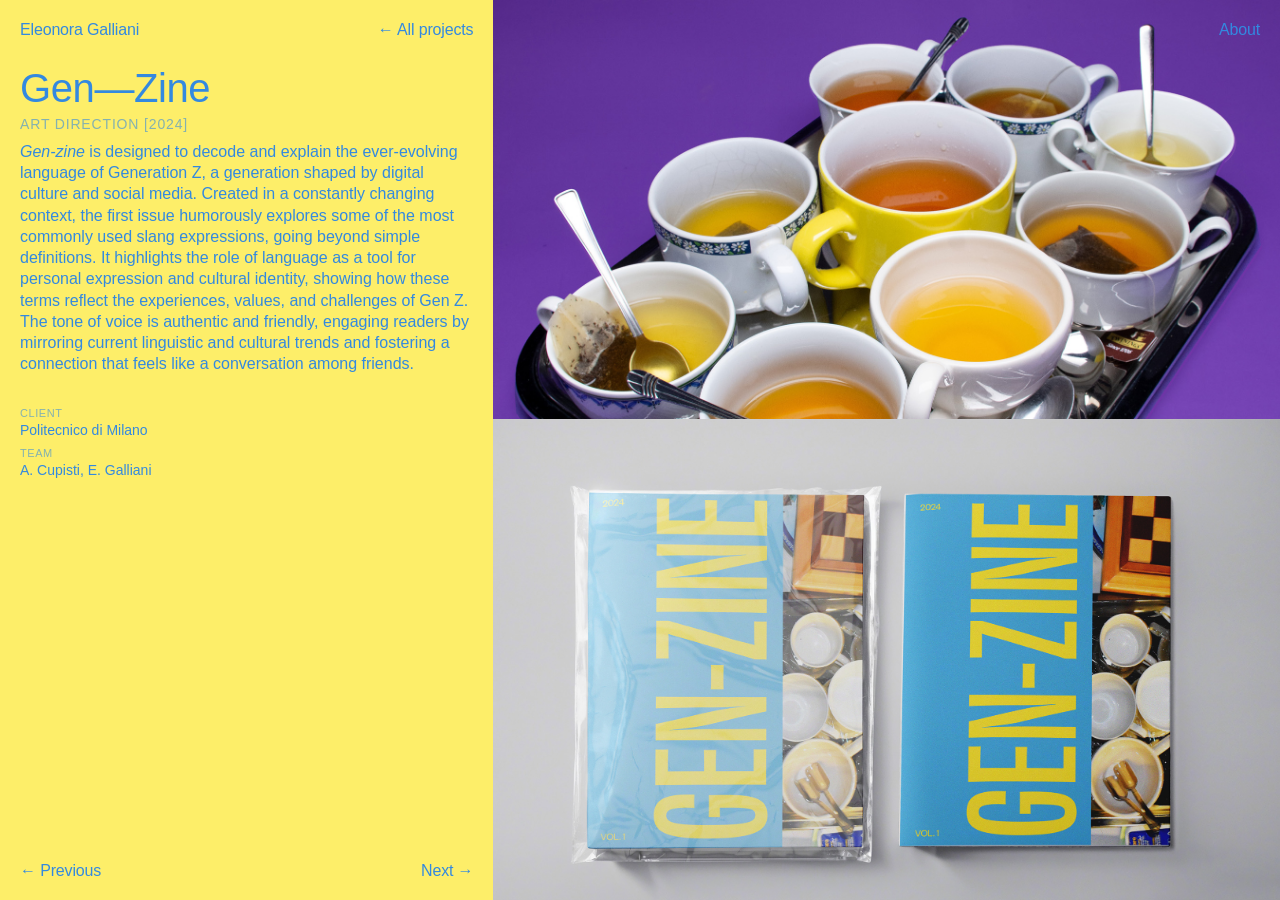
<file: projects/project-5.html>
<!DOCTYPE html>
<html lang="it">
<head>
  <meta charset="UTF-8" />
  <meta name="viewport" content="width=device-width, initial-scale=1.0" />
  <title>Gen—Zine — Eleonora Galliani</title>

  <link rel="icon" href="../favicon.ico">
  
  <!-- Switzer (Fontshare) -->
  <link rel="preconnect" href="https://fonts.cdnfonts.com" />
  <link href="https://fonts.cdnfonts.com/css/switzer" rel="stylesheet" />

  <link rel="stylesheet" href="../css/global.css" />
  <link rel="stylesheet" href="../css/project.css" />
</head>

<body class="theme-project theme-project-5">

<header class="site-header reveal">
  <nav class="site-nav">
    <div class="site-left">
      <a class="site-name" href="../index.html">Eleonora Galliani</a>
      <a class="site-projects" href="../index.html" data-exit="home">← All projects</a>
    </div>
    <a class="site-about" href="../about.html">About</a>
  </nav>
</header>


  <main class="project page">
    <div class="project-layout">

      <aside class="info" aria-label="Informazioni progetto">
        <h1 class="title reveal" style="--delay:0ms">Gen—Zine</h1>
        <p class="meta reveal" style="--delay:80ms">Art direction [2024]</p>

        <p class="desc reveal" style="--delay:160ms">
<em>Gen-zine</em> is designed to decode and explain the ever-evolving language of Generation Z, a generation shaped by digital culture and social media. Created in a constantly changing context, the first issue humorously explores some of the most commonly used slang expressions, going beyond simple definitions. It highlights the role of language as a tool for personal expression and cultural identity, showing how these terms reflect the experiences, values, and challenges of Gen Z. The tone of voice is authentic and friendly, engaging readers by mirroring current linguistic and cultural trends and fostering a connection that feels like a conversation among friends.
          <br />
        </p>

        <dl class="details">
          <div>
            <dt class="reveal" style="--delay:240ms">Client</dt>
            <dd class="reveal" style="--delay:280ms">Politecnico di Milano</dd>
          </div>
          <div>
            <dt class="reveal" style="--delay:320ms">Team</dt>
            <dd class="reveal" style="--delay:360ms">A. Cupisti, E. Galliani</dd>
          </div>
         
        </dl>
      </aside>

      <section class="media" aria-label="Gallery progetto">
        <img class="media-item" src="../assets/projects/project-5/05.jpg"/>
        <img class="media-item" src="../assets/projects/project-5/01.jpg"/>
        <img class="media-item" src="../assets/projects/project-5/02.jpg"/>
        <img class="media-item" src="../assets/projects/project-5/06.jpg"/>
        <img class="media-item" src="../assets/projects/project-5/03.jpg"/>
        <img class="media-item" src="../assets/projects/project-5/04.jpg"/>

      </section>

      <nav class="project-nav">
        <div class="project-nav-inner reveal" style="--delay:400ms">
          <a href="project-4.html" class="project-prev">← Previous</a>
          <a href="project-6.html" class="project-next">Next →</a>
        </div>
</nav>


    </div>
  </main>

  <script src="../js/project.js"></script>
</body>
</html>
</file>
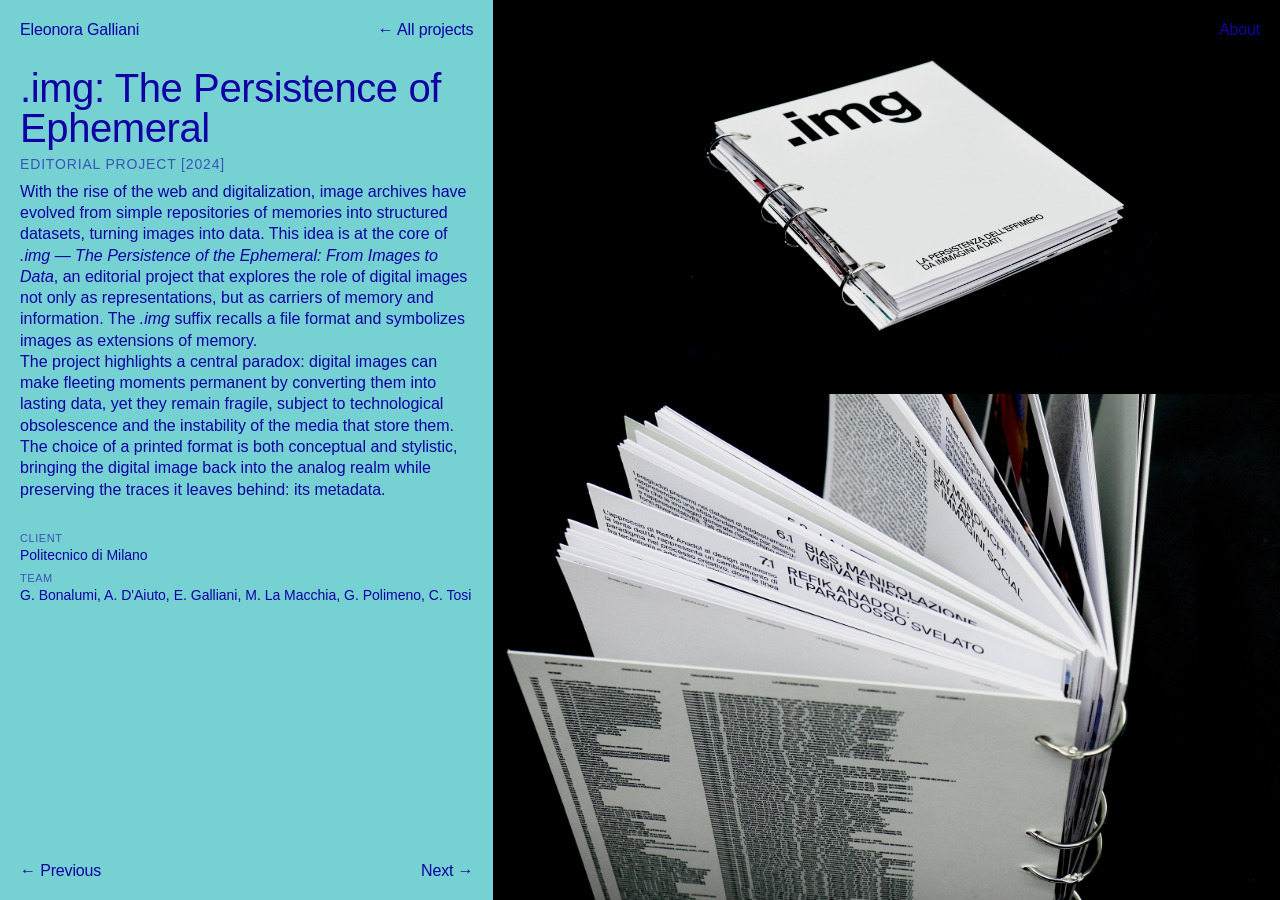
<file: projects/project-6.html>
<!DOCTYPE html>
<html lang="it">
<head>
  <meta charset="UTF-8" />
  <meta name="viewport" content="width=device-width, initial-scale=1.0" />
  <title>.img: The Persistence of Ephemeral — Eleonora Galliani</title>

  <link rel="icon" href="../favicon.ico">
  
  <!-- Switzer (Fontshare) -->
  <link rel="preconnect" href="https://fonts.cdnfonts.com" />
  <link href="https://fonts.cdnfonts.com/css/switzer" rel="stylesheet" />

  <link rel="stylesheet" href="../css/global.css" />
  <link rel="stylesheet" href="../css/project.css" />
</head>

<body class="theme-project theme-project-6">

<header class="site-header reveal">
  <nav class="site-nav">
    <div class="site-left">
      <a class="site-name" href="../index.html">Eleonora Galliani</a>
      <a class="site-projects" href="../index.html" data-exit="home">← All projects</a>
    </div>
    <a class="site-about" href="../about.html">About</a>
  </nav>
</header>


  <main class="project page">
    <div class="project-layout">

      <aside class="info" aria-label="Informazioni progetto">
        <h1 class="title reveal" style="--delay:0ms">.img: The Persistence of Ephemeral</h1>
        <p class="meta reveal" style="--delay:80ms">Editorial project [2024]</p>

        <p class="desc reveal" style="--delay:160ms">
With the rise of the web and digitalization, image archives have evolved from simple repositories of memories into structured datasets, turning images into data. This idea is at the core of <em>.img — The Persistence of the Ephemeral: From Images to Data</em>, an editorial project that explores the role of digital images not only as representations, but as carriers of memory and information. The <em>.img</em> suffix recalls a file format and symbolizes images as extensions of memory.
<br />The project highlights a central paradox: digital images can make fleeting moments permanent by converting them into lasting data, yet they remain fragile, subject to technological obsolescence and the instability of the media that store them. The choice of a printed format is both conceptual and stylistic, bringing the digital image back into the analog realm while preserving the traces it leaves behind: its metadata.
        </p>

        <dl class="details">
          <div>
            <dt class="reveal" style="--delay:240ms">Client</dt>
            <dd class="reveal" style="--delay:280ms">Politecnico di Milano</dd>
          </div>
          <div>
            <dt class="reveal" style="--delay:320ms">Team</dt>
            <dd class="reveal" style="--delay:360ms">G. Bonalumi, A. D'Aiuto, E. Galliani, M. La Macchia, G. Polimeno, C. Tosi</dd>
          </div>
        </dl>
      </aside>

      <section class="media" aria-label="Gallery progetto">
        <img class="media-item" src="../assets/projects/project-6/03.png"/>
        <img class="media-item" src="../assets/projects/project-6/02.jpg"/>
        <img class="media-item" src="../assets/projects/project-6/04.gif"/>
        <img class="media-item" src="../assets/projects/project-6/05.jpg"/>
        <img class="media-item" src="../assets/projects/project-6/06.jpg"/>
        <img class="media-item" src="../assets/projects/project-6/07.jpg"/>

      </section>

      <nav class="project-nav">
        <div class="project-nav-inner reveal" style="--delay:400ms">
          <a href="project-5.html" class="project-prev">← Previous</a>
          <a href="project-8.html" class="project-next">Next →</a>
        </div>
</nav>


    </div>
  </main>

  <script src="../js/project.js"></script>
</body>
</html>
</file>
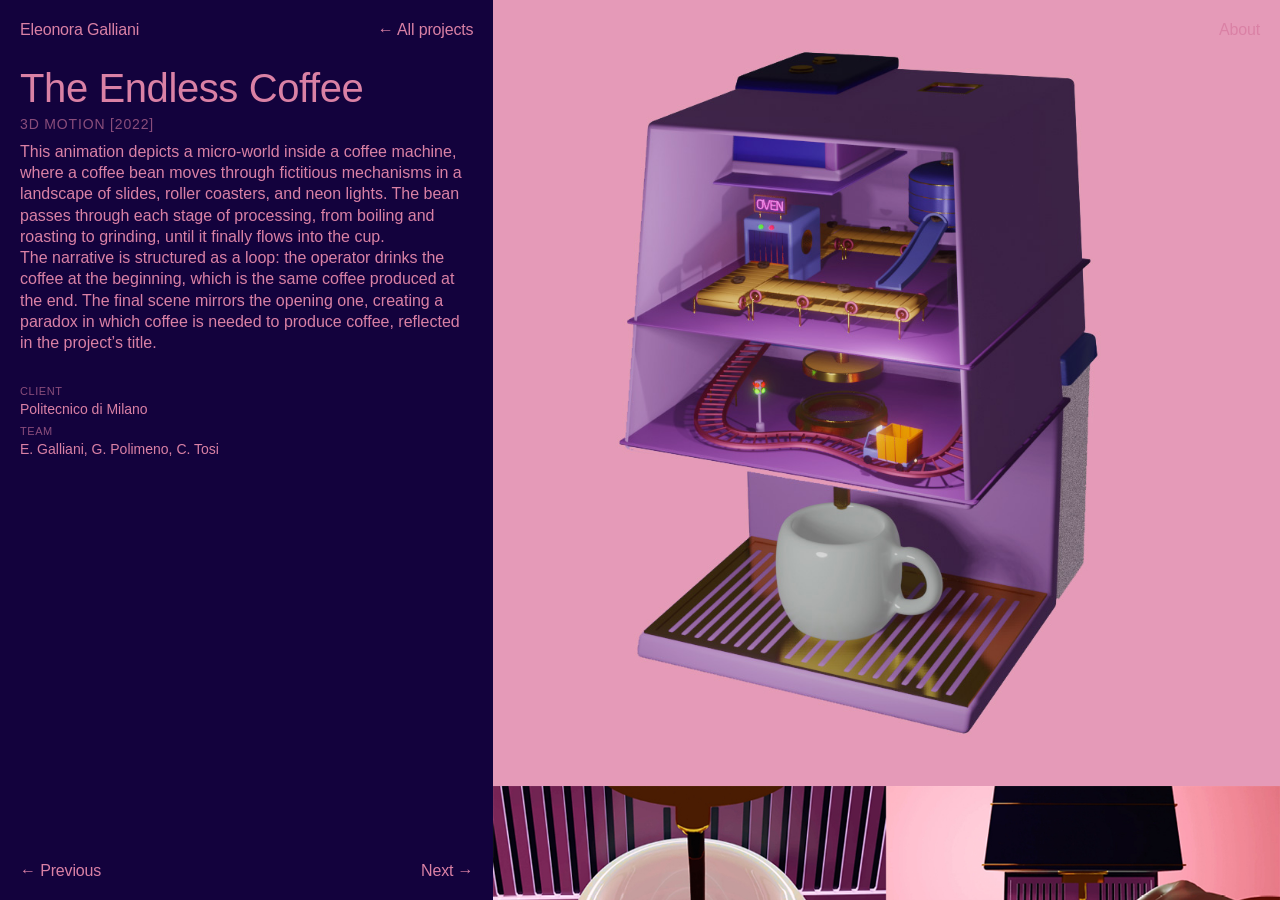
<file: projects/project-8.html>
<!DOCTYPE html>
<html lang="it">
<head>
  <meta charset="UTF-8" />
  <meta name="viewport" content="width=device-width, initial-scale=1.0" />
  <title>The Endless Coffee — Eleonora Galliani</title>

  <link rel="icon" href="../favicon.ico">
  
  <!-- Switzer (Fontshare) -->
  <link rel="preconnect" href="https://fonts.cdnfonts.com" />
  <link href="https://fonts.cdnfonts.com/css/switzer" rel="stylesheet" />

  <link rel="stylesheet" href="../css/global.css" />
  <link rel="stylesheet" href="../css/project.css" />
</head>

<body class="theme-project theme-project-8">

<header class="site-header reveal">
  <nav class="site-nav">
    <div class="site-left">
      <a class="site-name" href="../index.html">Eleonora Galliani</a>
      <a class="site-projects" href="../index.html" data-exit="home">← All projects</a>
    </div>
    <a class="site-about" href="../about.html">About</a>
  </nav>
</header>


  <main class="project page">
    <div class="project-layout">

      <aside class="info" aria-label="Informazioni progetto">
        <h1 class="title reveal" style="--delay:0ms">The Endless Coffee</h1>
        <p class="meta reveal" style="--delay:80ms">3D motion [2022]</p>

        <p class="desc reveal" style="--delay:160ms">
          This animation depicts a micro-world inside a coffee machine, where a coffee bean moves through fictitious mechanisms in a landscape of slides, roller coasters, and neon lights. The bean passes through each stage of processing, from boiling and roasting to grinding, until it finally flows into the cup.
          <br />The narrative is structured as a loop: the operator drinks the coffee at the beginning, which is the same coffee produced at the end. The final scene mirrors the opening one, creating a paradox in which coffee is needed to produce coffee, reflected in the project’s title.
        </p>

        <dl class="details">
          <div>
            <dt class="reveal" style="--delay:240ms">Client</dt>
            <dd class="reveal" style="--delay:280ms">Politecnico di Milano</dd>
          </div>
          <div>
            <dt class="reveal" style="--delay:320ms">Team</dt>
            <dd class="reveal" style="--delay:360ms">E. Galliani, G. Polimeno, C. Tosi</dd>
          </div>
      
        </dl>
      </aside>

      <section class="media" aria-label="Gallery progetto">
      
        <div class="media-item video">
          <iframe
            title="vimeo-player"
            src="https://player.vimeo.com/video/1022107991?h=15ddae0565"
            referrerpolicy="strict-origin-when-cross-origin"
            allow="autoplay; fullscreen; picture-in-picture"
            allowfullscreen>
          </iframe>
        </div>
        <img class="media-item" src="../assets/projects/project-8/04.jpg"/>
        <img class="media-item" src="../assets/projects/project-8/03.jpg"/>
      </section>

      <nav class="project-nav">
        <div class="project-nav-inner reveal" style="--delay:400ms">
          <a href="project-6.html" class="project-prev">← Previous</a>
          <a href="project-9.html" class="project-next">Next →</a>
        </div>
</nav>


    </div>
  </main>

  <script src="../js/project.js"></script>
</body>
</html>
</file>
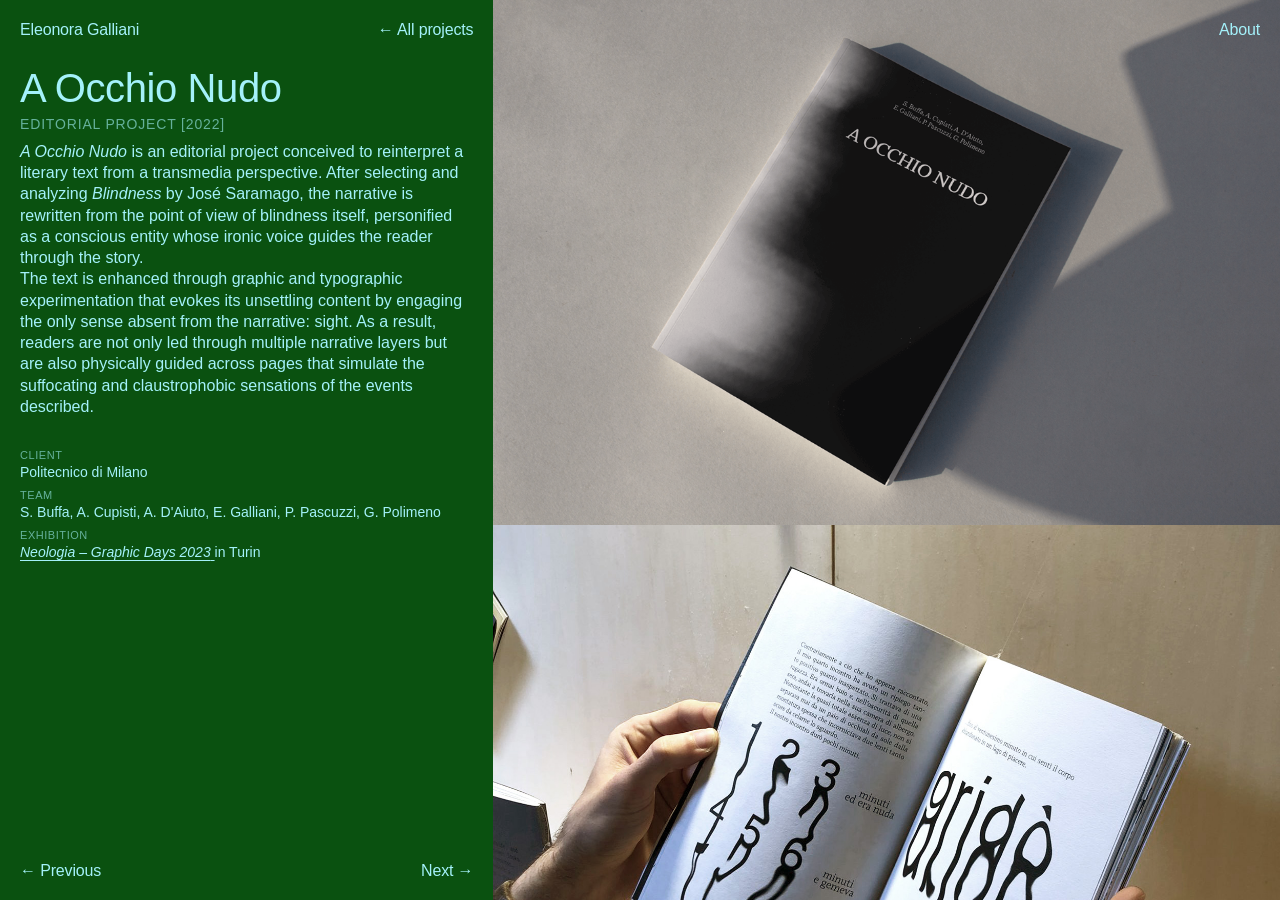
<file: projects/project-9.html>
<!DOCTYPE html>
<html lang="it">
<head>
  <meta charset="UTF-8" />
  <meta name="viewport" content="width=device-width, initial-scale=1.0" />
  <title>A Occhio Nudo — Eleonora Galliani</title>

  <link rel="icon" href="../favicon.ico">
  
  <!-- Switzer (Fontshare) -->
  <link rel="preconnect" href="https://fonts.cdnfonts.com" />
  <link href="https://fonts.cdnfonts.com/css/switzer" rel="stylesheet" />

  <link rel="stylesheet" href="../css/global.css" />
  <link rel="stylesheet" href="../css/project.css" />
</head>

<body class="theme-project theme-project-9">

<header class="site-header reveal">
  <nav class="site-nav">
    <div class="site-left">
      <a class="site-name" href="../index.html">Eleonora Galliani</a>
      <a class="site-projects" href="../index.html" data-exit="home">← All projects</a>
    </div>
    <a class="site-about" href="../about.html">About</a>
  </nav>
</header>


  <main class="project page">
    <div class="project-layout">

      <aside class="info" aria-label="Informazioni progetto">
        <h1 class="title reveal" style="--delay:0ms">A Occhio Nudo</h1>
        <p class="meta reveal" style="--delay:80ms">Editorial project [2022]</p>

        <p class="desc reveal" style="--delay:160ms">
<em>A Occhio Nudo</em> is an editorial project conceived to reinterpret a literary text from a transmedia perspective. After selecting and analyzing <em>Blindness</em> by José Saramago, the narrative is rewritten from the point of view of blindness itself, personified as a conscious entity whose ironic voice guides the reader through the story.
<br />The text is enhanced through graphic and typographic experimentation that evokes its unsettling content by engaging the only sense absent from the narrative: sight. As a result, readers are not only led through multiple narrative layers but are also physically guided across pages that simulate the suffocating and claustrophobic sensations of the events described.
        </p>

        <dl class="details">
          <div>
            <dt class="reveal" style="--delay:240ms">Client</dt>
            <dd class="reveal" style="--delay:280ms">Politecnico di Milano</dd>
          </div>
          <div>
            <dt class="reveal" style="--delay:320ms">Team</dt>
            <dd class="reveal" style="--delay:360ms">S. Buffa, A. Cupisti, A. D'Aiuto, E. Galliani, P. Pascuzzi, G. Polimeno</dd>
          </div>
          <div>
            <dt class="reveal" style="--delay:400ms">Exhibition</dt>
            <dd class="reveal" style="--delay:440ms">
              <a href="https://www.graphicdays.it/neologia/a-occhio-nudo-alice-daiuto-samuele-buffa-alice-cupisti-giulia-polimeno-eleonora-galliani-pierfrancesco-pascuzzi/" target="_blank" rel="noreferrer">
                <em>Neologia – Graphic Days 2023</em>
              </a>
              in Turin
            </dd>
          </div>
        </dl>
      </aside>

      <section class="media" aria-label="Gallery progetto">
        <img class="media-item" src="../assets/projects/project-9/01.png"/>
        <img class="media-item" src="../assets/projects/project-9/04.jpg"/>
        <img class="media-item" src="../assets/projects/project-9/02.jpg"/>
        <img class="media-item" src="../assets/projects/project-9/03.png"/>

      </section>

      <nav class="project-nav">
        <div class="project-nav-inner reveal" style="--delay:480ms">
          <a href="project-8.html" class="project-prev">← Previous</a>
          <a href="project-10.html" class="project-next">Next →</a>
        </div>
</nav>


    </div>
  </main>

  <script src="../js/project.js"></script>
</body>
</html>
</file>
<file: css/global.css>
/* =========================
   GLOBAL
   - tokens (colors/type/layout)
   - base reset
   - page themes
   - header
   - utilities (reveal)
   ========================= */

:root{
  /* Typography */
  --font: "Switzer", -apple-system, BlinkMacSystemFont, "Segoe UI", Roboto, Helvetica, Arial, sans-serif;

  /* Project palettes */
  --p1-bg: rgb(200, 247, 114);
  --p1-text: rgb(30, 110, 19);
  --p1-muted: rgba(30,110,19,0.60);

  --p2-bg: rgb(125, 6, 37);
  --p2-text: rgb(195, 209, 216);
  --p2-muted: rgba(195, 209, 216,0.60);

  --p3-bg: rgb(255, 206, 238);
  --p3-text: rgb(255, 97, 35);
  --p3-muted: rgba(255, 97, 35,0.60);

  --p4-bg: rgb(168, 217, 255);
  --p4-text: rgb(215, 20, 13);
  --p4-muted: rgba(215, 20 ,13,0.60);

  --p5-bg: rgb(253, 238, 105);
  --p5-text: rgb(51, 137, 224);
  --p5-muted: rgba(51, 137, 224,0.60);

  --p6-bg: rgb(118, 209, 211);
  --p6-text: rgb(16, 0, 164);
  --p6-muted: rgba(16, 0, 164,0.60);

  --p8-bg: rgb(19, 2, 61);
  --p8-text: rgb(218, 129, 165);
  --p8-muted: rgba(218, 129, 165,0.60);

  --p9-bg: rgb(10, 81, 16);
  --p9-text: rgb(164, 241, 250);
  --p9-muted: rgba(164,241,250,0.60);

  --p10-bg: rgb(241, 133, 31);
  --p10-text: rgb(62, 3, 130);
  --p10-muted: rgba(62,3,130,0.60);

  --p11-bg: rgb(129, 117, 210);
  --p11-text: rgb(216, 255, 89);
  --p11-muted: rgba(216, 255, 89,0.60);
}

/* Base reset */
*{ box-sizing: border-box; }
html, body{ height: 100%; }

body{
  margin: 0;
  font-family: var(--font);
  background: var(--page-bg, #efefef);
  color: var(--page-text, #111111);
  line-height: 1.2;
}

img, video{ max-width: 100%; height: auto; }
a{ color: inherit; text-decoration: none; }

/* =========================
   Page themes
   ========================= */

/* Home + About share the same base theme */
body:is(.home, .about){
  --page-bg: #f9f8f8;
  --page-text: rgb(3, 0, 154);
  --muted: rgba(3, 0, 154, 0.60);
}


/* Add BOTH classes on project pages: theme-project + theme-project-1 */
body.theme-project-1{
  --page-bg: var(--p1-bg);
  --page-text: var(--p1-text);
  --muted: var(--p1-muted);
}
body.theme-project-2{
  --page-bg: var(--p2-bg);
  --page-text: var(--p2-text);
  --muted: var(--p2-muted);
}
body.theme-project-3{
  --page-bg: var(--p3-bg);
  --page-text: var(--p3-text);
  --muted: var(--p3-muted);
}
body.theme-project-4{
  --page-bg: var(--p4-bg);
  --page-text: var(--p4-text);
  --muted: var(--p4-muted);
}
body.theme-project-5{
  --page-bg: var(--p5-bg);
  --page-text: var(--p5-text);
  --muted: var(--p5-muted);
}
body.theme-project-6{
  --page-bg: var(--p6-bg);
  --page-text: var(--p6-text);
  --muted: var(--p6-muted);
}
body.theme-project-8{
  --page-bg: var(--p8-bg);
  --page-text: var(--p8-text);
  --muted: var(--p8-muted);
}
body.theme-project-9{
  --page-bg: var(--p9-bg);
  --page-text: var(--p9-text);
  --muted: var(--p9-muted);
}
body.theme-project-10{
  --page-bg: var(--p10-bg);
  --page-text: var(--p10-text);
  --muted: var(--p10-muted);
}
body.theme-project-11{
  --page-bg: var(--p11-bg);
  --page-text: var(--p11-text);
  --muted: var(--p11-muted);
}

/* ===== About theme (override) ===== */
body.about{
  --page-bg: rgb(6, 0, 169);                 
  --page-text: rgb(186, 164, 253);               
  --muted: rgba(186, 164, 253, 0.60);    
}


/* =========================
   Header
   Single header, different visibility per page
   ========================= */

.site-header{
  position: fixed;
  top: 0;
  left: 0;
  width: 100%;
  z-index: 1000;
  background: transparent;
}

.site-nav{
  display: grid;
  grid-template-columns: auto 1fr auto; /* left | spacer | right */
  align-items: center;
  padding: 20px;
}

/* Left group: name (left) + all projects (right) */
.site-left{
  display: flex;
  align-items: center;
  justify-content: space-between;
  gap: 16px;
  min-width: 0;
  padding-right: 24px;
}

.site-nav a{
  font-size: 16px;
  font-weight: 500;
  letter-spacing: -0.01em;
  color: var(--page-text, #111);
  white-space: nowrap;
  transition: color 180ms ease;
}

.site-about{ justify-self: end; }

/* Muted state (used e.g. on About page) */
.site-nav a.is-muted{ color: var(--muted, currentColor); }

/* Hover swap: full -> muted, muted -> full */
@media (hover: hover) and (pointer: fine){
  .site-nav a:not(.is-muted):hover{ color: var(--muted, currentColor); }
  .site-nav a.is-muted:hover{ color: var(--page-text, #111); }
}

@media (hover: hover) and (pointer: fine){
  .project-nav a:hover{ color: var(--muted, currentColor); }
}

/* HOME: only About */
body.home .site-left{ display: none; }
/* When left group is hidden, force About into the right column */
body.home .site-about{ grid-column: 3; }

/* ABOUT: hide all projects, keep only About muted */
body.about .site-projects{ display: none; }

/* PROJECT: header aligns with the project grid (info | gallery) */
body.theme-project .site-nav{ grid-template-columns: 0.77fr 1.23fr; }
body.theme-project .site-left{ grid-column: 1; }
body.theme-project .site-about{ grid-column: 2; justify-self: end; }

/* =========================
   Utilities
   ========================= */

/* Text reveal utility (used on home/project/about) */
.reveal{
  opacity: 0;
  transform: translateY(12px);
  transition:
    opacity 600ms ease,
    transform 600ms cubic-bezier(.2,.7,.2,1);
  transition-delay: var(--delay, 0ms);
}

.reveal.is-visible{
  opacity: 1;
  transform: translateY(0);
}

@media (prefers-reduced-motion: reduce){
  .reveal{
    opacity: 1;
    transform: none;
    transition: none;
  }
}
</file>
<file: css/home.css>
/* ===== HOME ===== */

:root{
  --card-size: min(50vw, 65vh);
}

body.home{
  overflow: hidden;
}

.home-main{
  padding-top: 0;
  padding-bottom: 0;
  height: 100svh;
}

/* HERO */
.hero{
  height: calc(100svh - var(--card-size));
  padding: 10px 20px 0; /* top | sides | bottom */
  display: flex;
  flex-direction: column;
}

.hero-title{
  font-size: clamp(32px, 6vw, 72px);
  font-weight: 500;
  letter-spacing: -0.02em;
  margin: 0;
}

.hero-subtitle{
  margin-top: 2px;
  font-size: 16px;
  font-weight: 400;
  letter-spacing: 0.06em;
  text-transform: uppercase;
  color: var(--muted);
  line-height: 1;
}

.rail-header{
  position: fixed;
  left: 0;
  right: 0;
  bottom: var(--card-size); /* 👈 si appoggia sopra la rail */
  padding: 14px 20px;       /* padding FISSO */
  pointer-events: none;     /* non interferisce con scroll rail */
}

.rail-title{
  font-size: 16px;
  font-weight: 500;
  letter-spacing: -0.01em;
}

/* Rail */
.rail{
  position: fixed;
  left: 0;
  right: 0;
  bottom: 0;
  height: var(--card-size);
  margin: 0;
  display: flex;
  align-items: flex-end;
  overflow-x: scroll;
  scroll-behavior: auto;
  padding-left: var(--peek, 0px);
  scroll-padding-left: var(--peek, 0px);
  opacity: 0;
  transition: opacity 500ms ease;
    scrollbar-width: none;
  -ms-overflow-style: none;
}

.rail.is-visible{ opacity: 1; }

/* Full-bleed horizontal track */
.rail-track{
  display: flex;
  gap: 0;
  padding-left: var(--peek);
  scroll-snap-type: none;
}

.rail::-webkit-scrollbar {
  display: none;
}

.rail-track.is-wheeling{
  scroll-snap-type: none;
}


/* Card */
.card{
  width: var(--card-size);
  height: var(--card-size);
  flex: 0 0 auto;
  scroll-snap-align: start;
}

.card-media{
  position: relative;
  width: 100%;
  aspect-ratio: 1 / 1;
  overflow: hidden;
  border-radius: 0;
}

.card-media img{
  width: 100%;
  height: 100%;
  object-fit: cover;
  display: block;
  transition: opacity 220ms ease, transform 220ms ease;
}

/* Hover overlay uses per-card CSS vars */
.card-hover{
  position: absolute;
  inset: 0;
  background: var(--hover-bg);
  color: var(--hover-text);
  display: flex;
  flex-direction: column;
  align-items: flex-start;
  justify-content: flex-start;
  padding: 20px;
  opacity: 0;
  transition: opacity 220ms ease;
}

.card-title,
.card-meta{
  transform: translateY(6px);
  opacity: 0;
  transition: transform 220ms ease, opacity 220ms ease;
}

.card-title{
  margin: 0;
  font-size: 30px;
  font-weight: 500;
  letter-spacing: -0.01em;
}

.card-meta{
  margin-top: 5px;
  font-size: 14px;
  font-weight: 400;
  letter-spacing: 0.06em;
  text-transform: uppercase;
  color: var(--hover-muted, currentColor);
}

@media (hover: hover) and (pointer: fine){
  .card:hover .card-media img{ opacity: 0.08; transform: scale(1.04); }
  .card:hover .card-hover{ opacity: 1; }
  .card:hover .card-title,
  .card:hover .card-meta{ transform: translateY(0); opacity: 1; }
}

#card-transition{
  position: fixed;
  top: 0;
  left: 0;
  width: 0;
  height: 0;
  opacity: 0;
  pointer-events: none;
  z-index: 9999;
  border-radius: 0;
  will-change: top, left, width, height, opacity;
}

#card-transition.is-active{ opacity: 1; }



/* =========================
   HOME responsive (tablet+mobile)
   ========================= */
@media (max-width: 900px){

  /* la pagina non deve scrollare: scrolla solo la lista card */
  body.home{ overflow: hidden; }

  /* layout a colonna: hero sopra, rail sotto */
  .home-main{
    height: 100vh;
    display: flex;
    flex-direction: column;
    overflow: hidden;
  }

  .hero{
    height: auto;
    padding: 18px 20px 10px;
    flex: 0 0 auto;
    background: var(--page-bg); /* usa la variabile che già governa il bg della home */
    z-index: 2;
  }

  .hero-subtitle{
    font-size: 12px;
    line-height: 1.1;
    margin: 6px 0 10px; /* reset del margin <p> */
  }

    .rail-header{
    position: sticky;
    top: 0;
    z-index: 3;
    padding: 6px 20px 12px;
  
    
    pointer-events: auto;
  }


  .rail{
    position: relative;
    flex: 1 1 auto;
    height: auto;
    padding: 0 0 0;
    overflow: hidden; /* la rail non scrolla */
  }

  /* scorrono SOLO le card dentro */
  .rail-track{
    height: 100%;
    display: flex;
    flex-direction: column;
    overflow-y: auto;
    overflow-x: hidden;
    padding: 0;
    scrollbar-width: none;
    -webkit-overflow-scrolling: touch;
  }

  .card{
    width: 100%;
    height: auto;
    scroll-snap-align: start;
    transition: none;
  }

  .card-media{
    aspect-ratio: 1 / 1;
  }
}

@media (max-width: 600px){
  .hero{ padding: 16px 16px 10px; }
  .rail-header{ padding: 6px 16px 10px; }
  .rail{ padding: 0 0 0px; }
  .hero-subtitle{ font-size: 11px; }
}
</file>
<file: css/about.css>
/* ===== ABOUT ===== */

.about{
  padding-top: 100px;
  padding-left: 10px;
  padding-right: 10px;
  padding-bottom: 80px;
  
}


.about-content{
  max-width: 70ch;
}

.about-title{
  margin: 0 0 10px;
  font-size: 40px;
  font-weight: 500;
  letter-spacing: -0.01em;
}

.about-text{
  margin: 0 0 14px;
  font-size: 16px;
  font-weight: 500;
  line-height: 1.35;
}

/* ===== CONTACTS ===== */

.contacts{
  margin-top: 32px;
}

.contacts-label{
  margin: 0 0 10px;
  font-size: 12px;
  letter-spacing: 0.08em;
  color: var(--muted);
}

.contacts-list{
  list-style: none;
  padding: 0;
  margin: 0;
}

.contacts-list li{
  margin: 0 0 6px;
}


/* hover -> muted (come header) */
@media (hover: hover) and (pointer: fine){
  .contacts-list a:hover{
    color: var(--muted);
  }
}


@media (max-width: 900px){
  .about-content{
    max-width: none;
  }
}


@media (max-width: 600px){
  .about-title{ font-size: 24px; }
  .about-text{ font-size: 15px; }
}
</file>
<file: css/project.css>
/* ===== PROJECT PAGE ===== */

html, body{ overscroll-behavior-y: none; }

/* Main layout: info | gallery */
.project.page{
  width: 100%;
  margin: 0;
  padding-top: var(--header-h);
}

.project-layout{
  display: grid;
  grid-template-columns: 0.77fr 1.23fr;
  height: 100vh;
  gap: 0;
}

/* INFO (left) stays fixed */
.info{
  position: sticky;
  top: 0;
  overflow: auto;
  max-height: 100vh;
  padding: 68px 20px;
  scrollbar-width: none;
}
.info::-webkit-scrollbar{ display: none; }

.title{
  margin: 0;
  font-size: 40px;
  font-weight: 500;
  line-height: 1;
  letter-spacing: -0.01em;
}

.meta{
  margin: 8px 0 8px;
  font-size: 14px;
  font-weight: 400;
  letter-spacing: 0.06em;
  text-transform: uppercase;
  color: var(--muted);
}

.desc{
  margin: 0 0 32px;
  font-size: 16px;
  font-weight: 500;
  line-height: 1.33;
}

.details{
  margin: 0;
}

.details dt{
  margin: 0;
  font-size: 11px;
  font-weight: 400;
  text-transform: uppercase;
  letter-spacing: 0.05em;
  color: var(--muted);
}

.details dd{
  margin: 2px 0 8px 0;
  font-size: 14px;
  font-weight: 500;
  line-height: 1.2;
}

.details a{
  text-decoration: underline;
  text-underline-offset: 3px;
}
.details a:hover{ opacity: 0.65; }


/* PREVIOUS, NEXT */
.project-nav{
  position: fixed;
  bottom: 20px;
  left: 0;
  width: 100%;
  display: grid;
  grid-template-columns: 0.77fr 1.23fr;
  padding: 0 20px;
  pointer-events: none;
  font-size: 16px;
  font-weight: 500;
  letter-spacing: -0.01em;
}

 .project-nav-inner{
  grid-column: 1;
  display: flex;
  justify-content: space-between;
  pointer-events: auto;
}

.project-prev{
  grid-column: 1;
  justify-self: start;
  pointer-events: auto;
}

.project-next{
  grid-column: 1;
  justify-self: end;
  pointer-events: auto;
  padding-right: 24px;
}



/* GALLERY (right) – no margins, no gaps */
.media{
  overflow-y: auto;     /* scroll SOLO qui */
  overscroll-behavior: contain;
  -webkit-overflow-scrolling: touch;
  margin: 0;
  padding: 0;
  display: flex;
  flex-direction: column;
  opacity: 0;
  transition: opacity 500ms ease;
}
.media.is-visible{ opacity: 1; }

.media-item{
  width: 100%;
  display: block;
  margin: 0;
  border: 0;
  border-radius: 0;
}

/* wrapper come un'immagine */
.media-item.video{
  width: 100%;
  aspect-ratio: 16 / 9;   /* cambia se serve */
  position: relative;
}

/* iframe riempie la colonna */
.media-item.video iframe{
  position: absolute;
  inset: 0;
  width: 100%;
  height: 100%;
  border: 0;
}


/* Back-to-home fade out */
body.is-fading-out{ animation: fadeOut 180ms ease forwards; }
@keyframes fadeOut{ from{ opacity: 1; } to{ opacity: 0; } }



/* ===== Responsive ===== */
@media (max-width: 900px){


  /* layout a 1 colonna + pagina che scorre */
  .project-layout{
    grid-template-columns: 1fr;
    height: auto;
    overflow: visible;
  }

  .site-header{
    background: var(--page-bg);   /* oppure #fff se preferisci */
    position: fixed;
    top: 0;
    z-index: 10;
  }

  /* info: non sticky, entra nel flow e scorre */
  .info{
    position: static !important;
    top: auto !important;
    height: auto;
    overflow: visible;
    padding: 60px 20px 20px;
  }

  /* gallery: niente scroll interno, viene dopo info */
  .media{
    height: auto;
    overflow: visible !important;

    opacity: 1;
    transition: none;
  }


  /* ===== PROJECT NAV (mobile/tablet) ===== */
  .project-nav{
    position: static;
    bottom: auto;
    left: auto;

    width: 100%;
    display: block;          /* non più grid in mobile */
    padding: 24px 16px 24px; /* allineato al padding mobile */
    pointer-events: auto;    /* riattiva link */
  }

  .project-nav-inner{
    width: 100%;             /* <-- QUESTA è la chiave */
    display: flex;
    justify-content: space-between;
    align-items: baseline;

    grid-column: auto;       /* neutralizza la grid desktop */
  }

  .project-prev{
    padding: 0;              /* evita offset desktop */
  }

  .project-next{
    padding: 0;              /* evita offset desktop */
  }





}

@media (max-width: 900px) and (min-width: 601px){
  .title{ font-size: 28px; }
  .desc{ font-size: 15px; line-height: 1.55; }
}

@media (max-width: 600px){
  .title{ font-size: 26px; }
}

@media (prefers-reduced-motion: reduce){
  .media{ opacity: 1; transition: none; }
  body.is-fading-out{ animation: none; }
}
</file>
